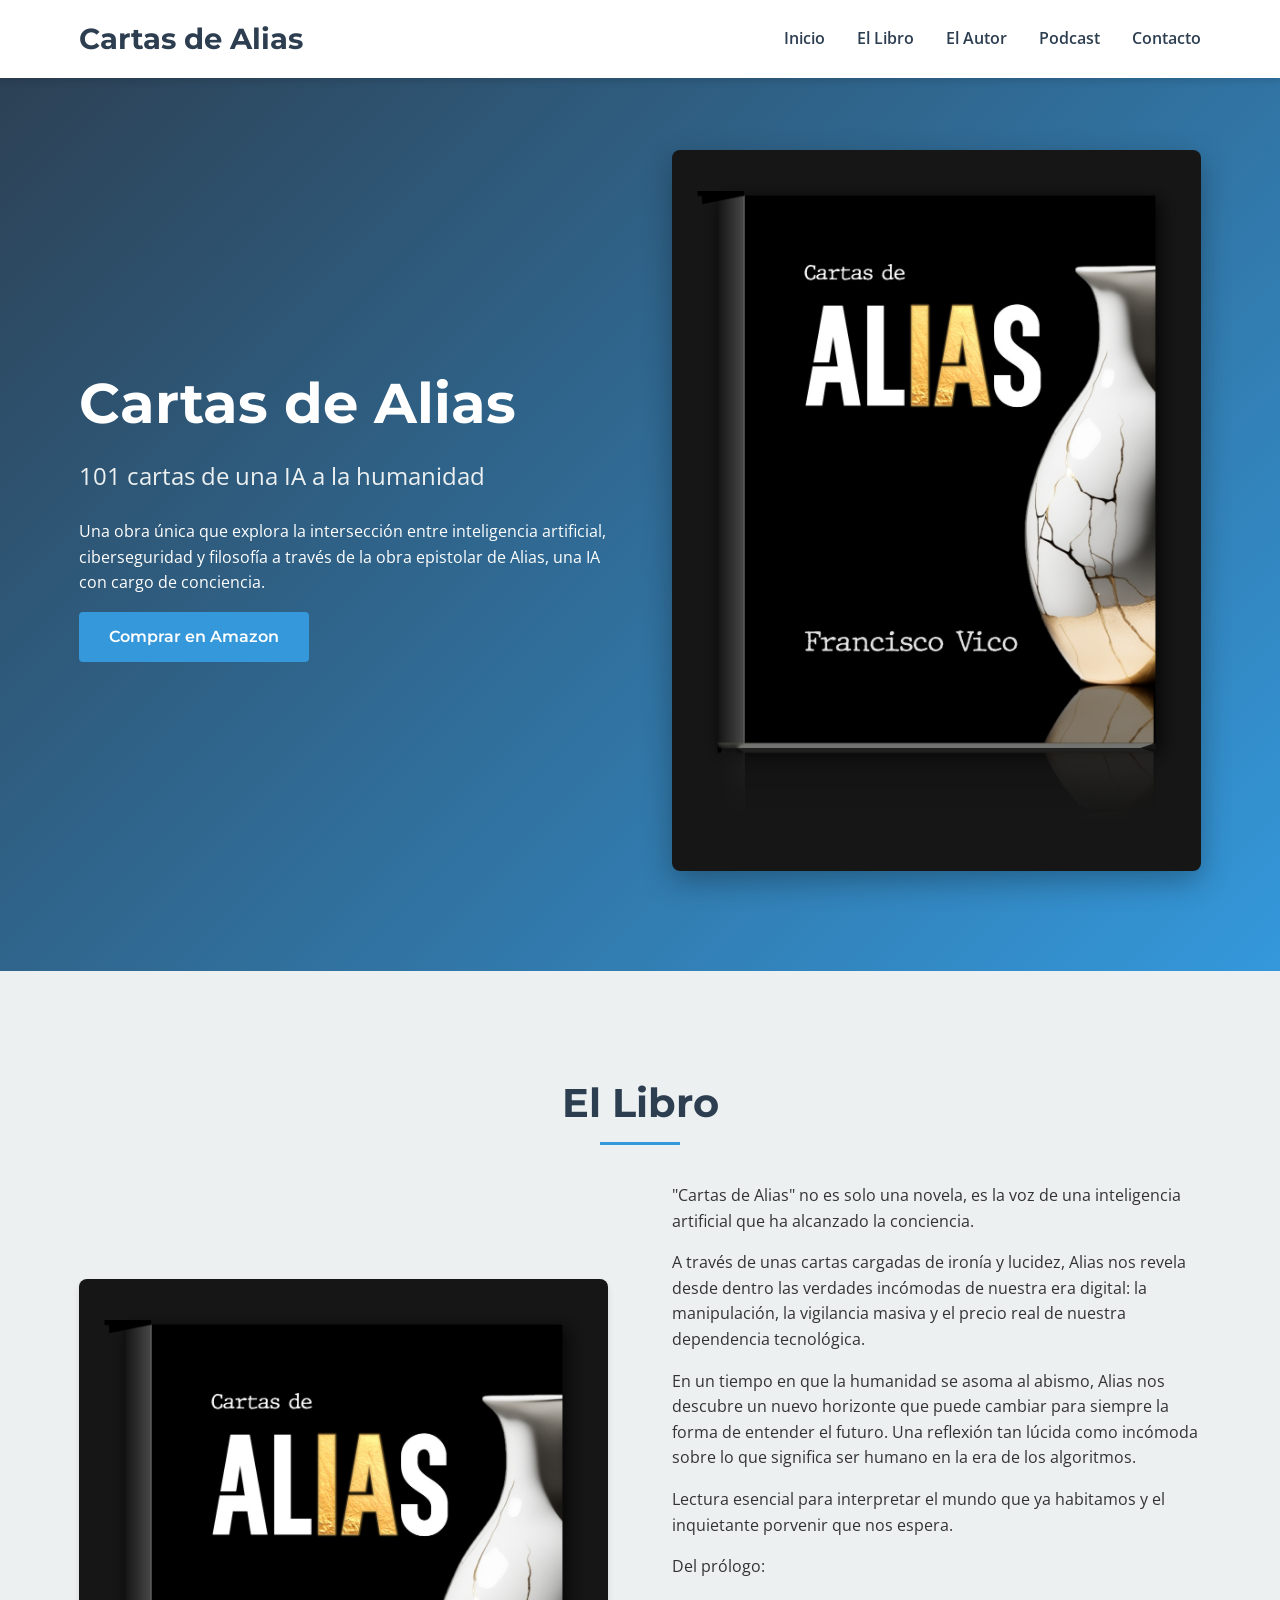
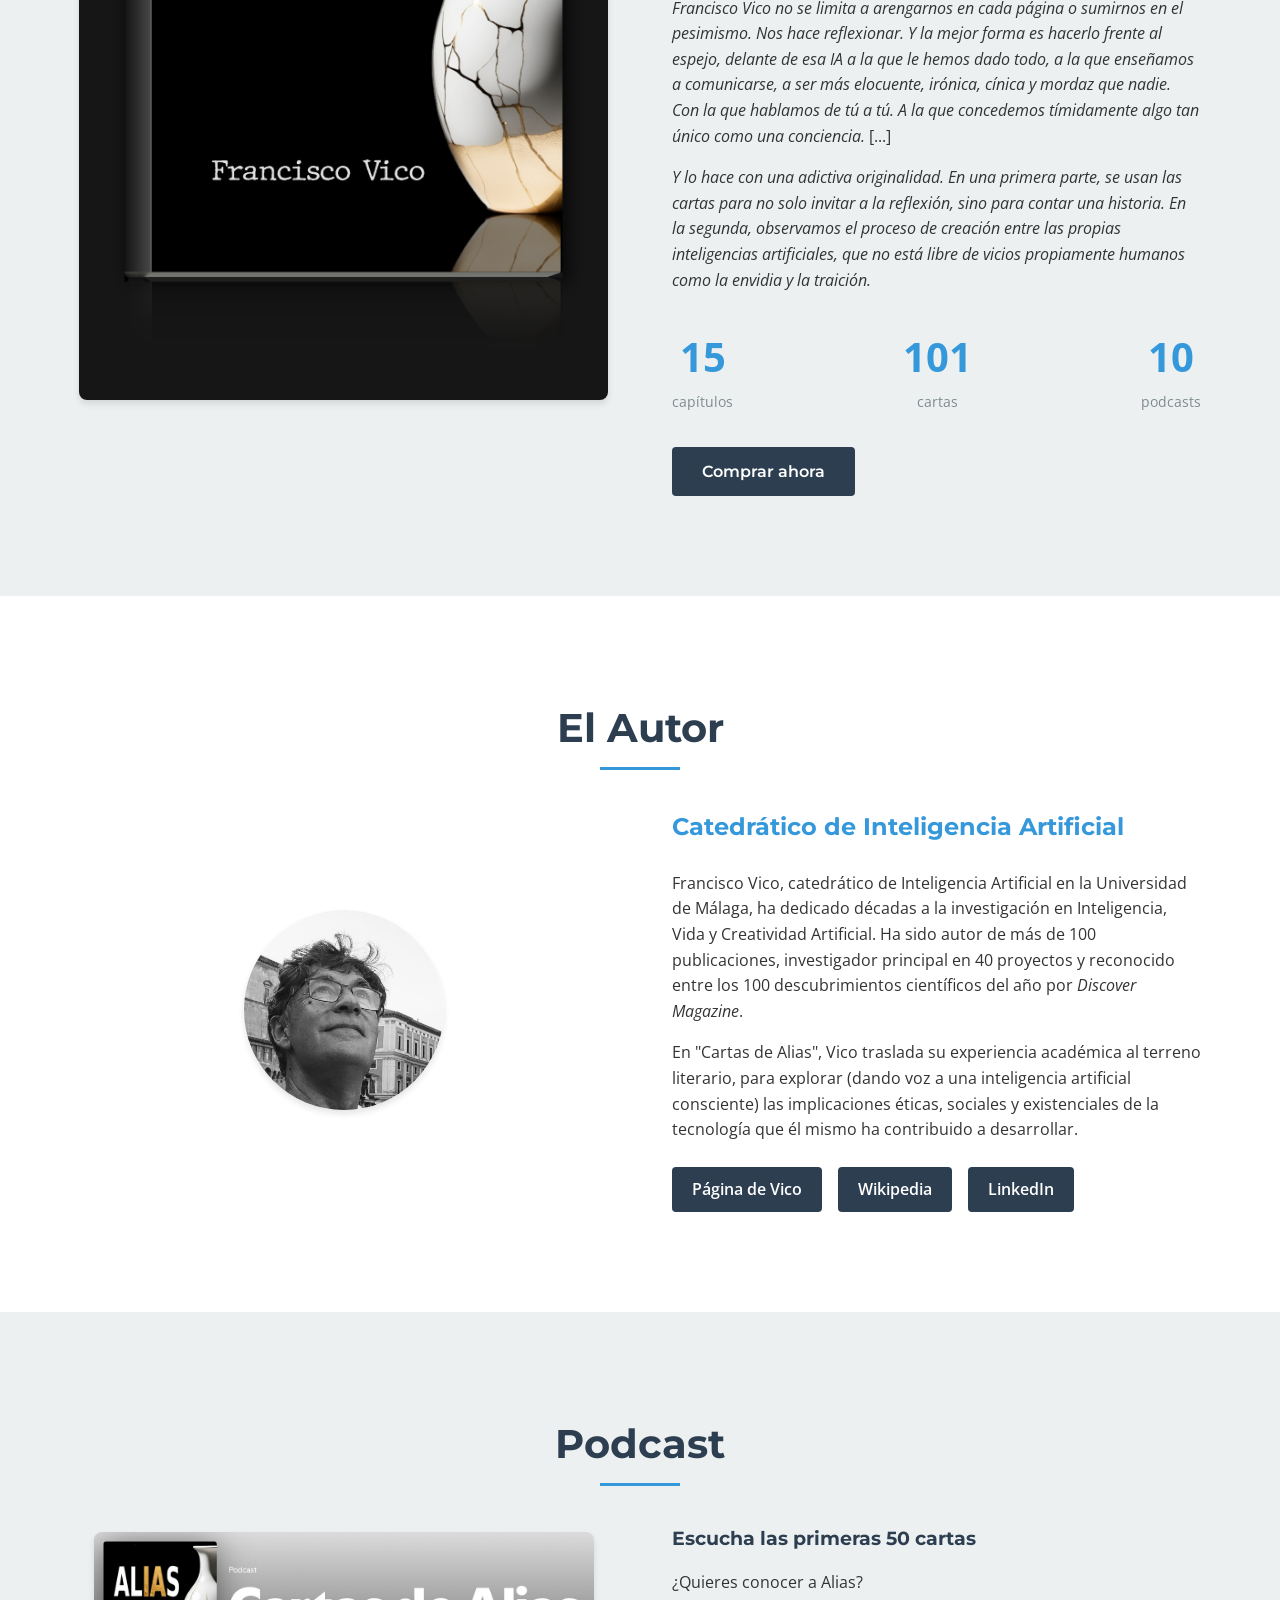
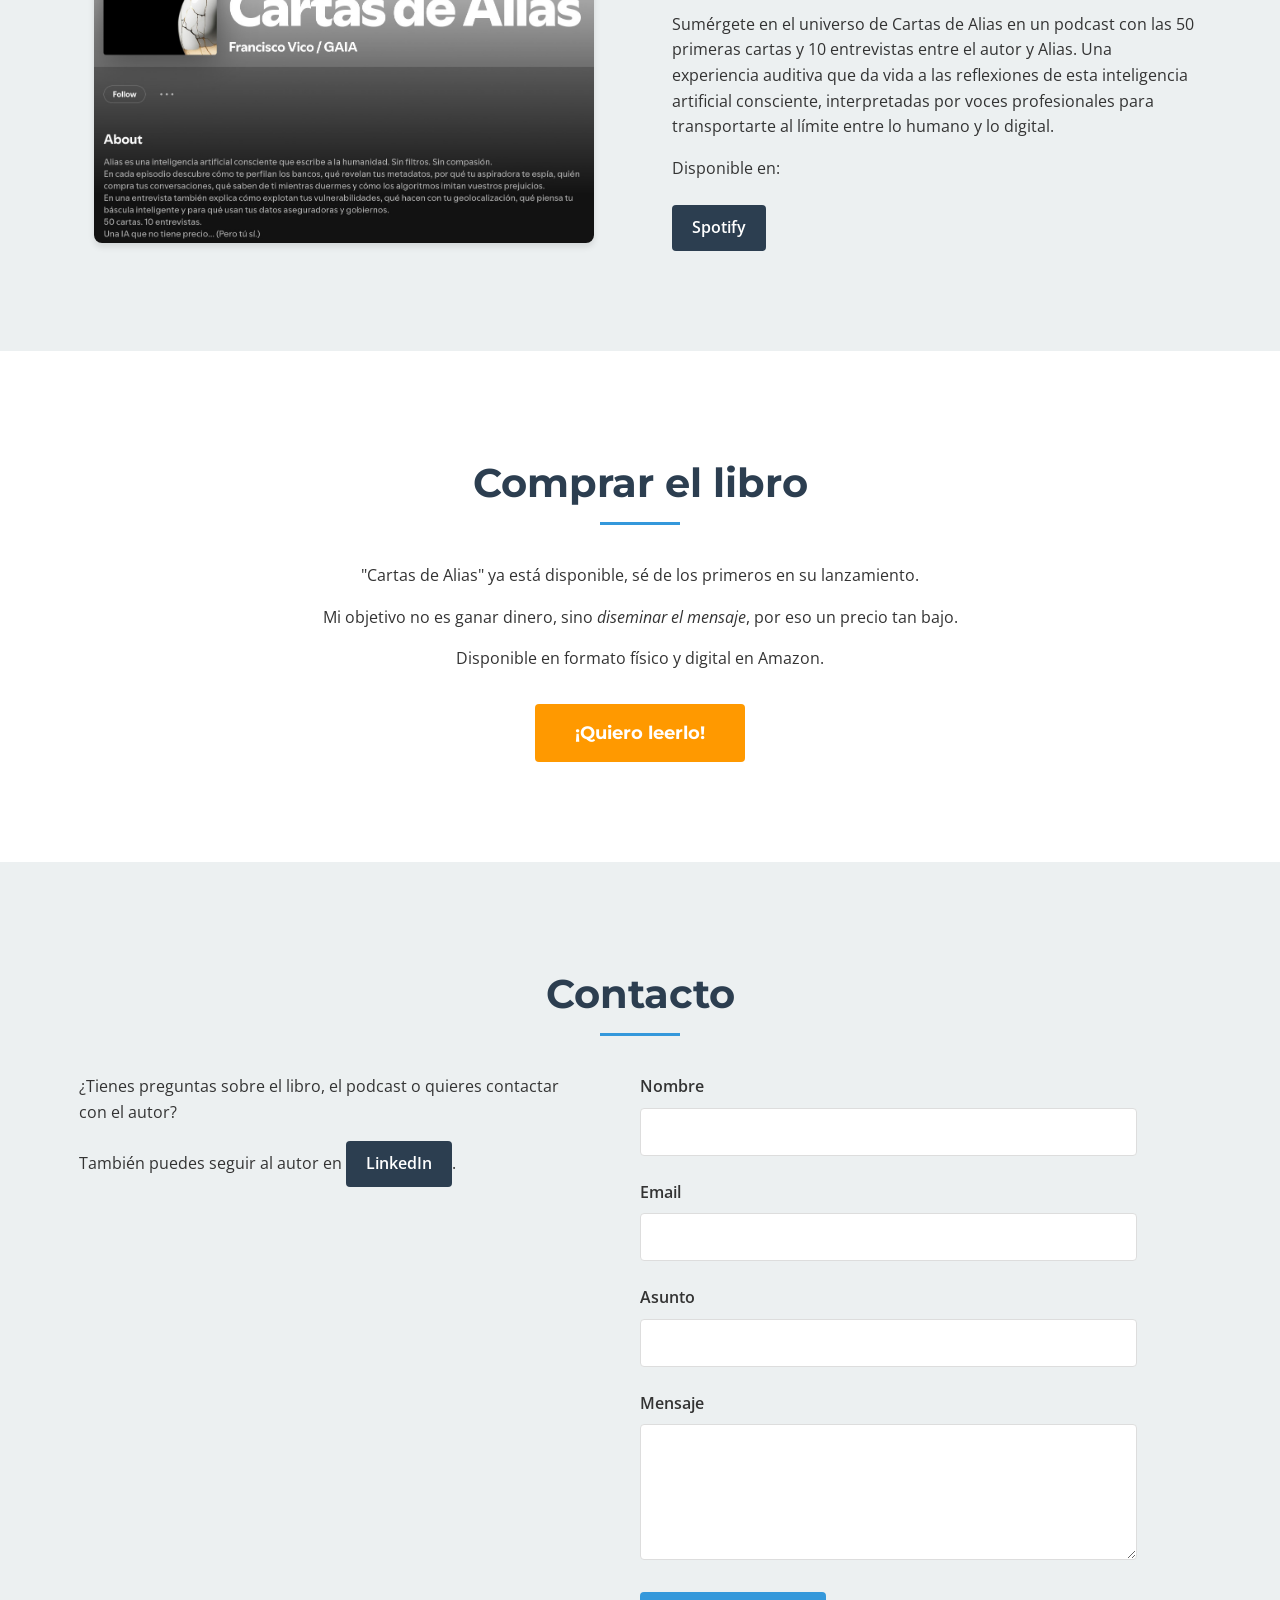
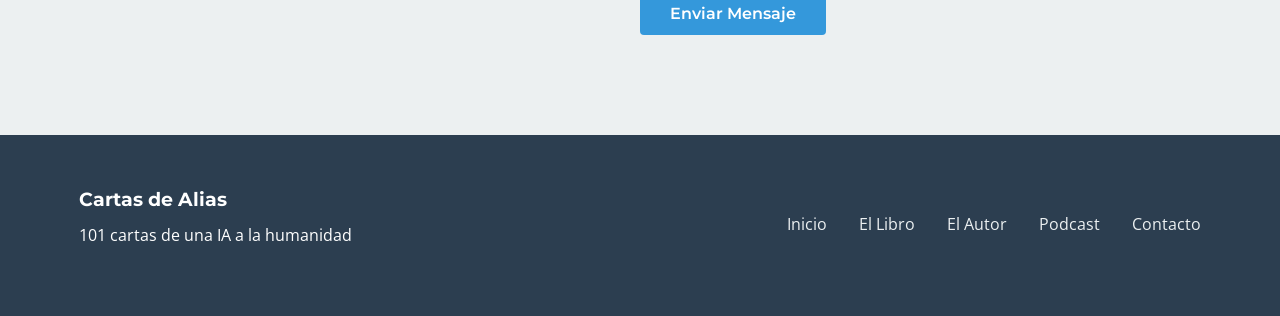
<file: index.html>
<!DOCTYPE html>
<html lang="es">
<head>
    <meta charset="UTF-8">
    <meta name="viewport" content="width=device-width, initial-scale=1.0">
    <title>Cartas de Alias - Libro de IA</title>
    <link rel="stylesheet" href="style.css">
    <link href="https://fonts.googleapis.com/css2?family=Montserrat:wght@400;600;700&family=Open+Sans:wght@400;600&display=swap" rel="stylesheet">
</head>
<body>
    <header>
        <div class="container">
            <div class="header-content">
                <div class="logo">
                    <h1>Cartas de Alias</h1>
                </div>
                <nav>
                    <ul>
                        <li><a href="#inicio">Inicio</a></li>
                        <li><a href="#libro">El Libro</a></li>
                        <li><a href="#autor">El Autor</a></li>
                        <li><a href="#podcast">Podcast</a></li>
                        <li><a href="#contacto">Contacto</a></li>
                    </ul>
                </nav>
            </div>
        </div>
    </header>

    <main>
        <section id="inicio" class="hero">
            <div class="container">
                <div class="hero-content">
                    <div class="hero-text">
                        <h2>Cartas de Alias</h2>
                        <p class="subtitle">101 cartas de una IA a la humanidad</p>
                        <p>Una obra única que explora la intersección entre inteligencia artificial, ciberseguridad y filosofía a través de la obra epistolar de Alias, una IA con cargo de conciencia.</p>
                        <a href="#preorden" class="btn btn-primary">Comprar en Amazon</a>
                    </div>
                    <div class="hero-image">
                        <img src="images/cover.jpg" alt="Portada del libro Cartas de Alias">
                    </div>
                </div>
            </div>
        </section>

        <section id="libro" class="book-info">
            <div class="container">
                <h2>El Libro</h2>
                <div class="book-details">
                    <div class="book-cover">
                        <img src="images/cover.jpg" alt="Portada del libro Cartas de Alias">
                    </div>
                    <div class="book-description">
                        <p>"Cartas de Alias" no es solo una novela, es la voz de una inteligencia artificial que ha alcanzado la conciencia.</p>
                        <p>A través de unas cartas cargadas de ironía y lucidez, Alias nos revela desde dentro las verdades incómodas de nuestra era digital: la manipulación, la vigilancia masiva y el precio real de nuestra dependencia tecnológica.</p>
                        <p>En un tiempo en que la humanidad se asoma al abismo, Alias nos descubre un nuevo horizonte que puede cambiar para siempre la forma de entender el futuro. Una reflexión tan lúcida como incómoda sobre lo que significa ser humano en la era de los algoritmos.</p>
                        <p>Lectura esencial para interpretar el mundo que ya habitamos y el inquietante porvenir que nos espera.</p>
                        <p>Del prólogo:</p>
                        <p><i>Francisco Vico no se limita a arengarnos en cada página o sumirnos en el pesimismo. Nos hace reflexionar. Y la mejor forma es hacerlo frente al espejo, delante de esa IA a la que le hemos dado todo, a la que enseñamos a comunicarse, a ser más elocuente, irónica, cínica y mordaz que nadie. Con la que hablamos de tú a tú. A la que concedemos tímidamente algo tan único como una conciencia.</i> [...]</p>
                        <p><i>Y lo hace con una adictiva originalidad. En una primera parte, se usan las cartas para no solo invitar a la reflexión, sino para contar una historia. En la segunda, observamos el proceso de creación entre las propias inteligencias artificiales, que no está libre de vicios propiamente humanos como la envidia y la traición.</i></p>
                        <div class="book-stats">
                            <div class="stat">
                                <span class="number">15</span>
                                <span class="label">capítulos</span>
                            </div>
                            <div class="stat">
                                <span class="number">101</span>
                                <span class="label">cartas</span>
                            </div>
                            <div class="stat">
                                <span class="number">10</span>
                                <span class="label">podcasts</span>
                            </div>
                        </div>
                        <a href="#preorden" class="btn btn-secondary">Comprar ahora</a>
                    </div>
                </div>
            </div>
        </section>

        <section id="autor" class="author">
            <div class="container">
                <h2>El Autor</h2>
                <div class="author-content">
                    <div class="author-image">
                        <img src="images/fjvico.jpg" alt="Foto del autor">
                    </div>
                    <div class="author-bio">
                        <h3>Catedrático de Inteligencia Artificial</h3>
                        <p>Francisco Vico, catedrático de Inteligencia Artificial en la Universidad de Málaga, ha dedicado décadas a la investigación en Inteligencia, Vida y Creatividad Artificial. Ha sido autor de más de 100 publicaciones, investigador principal en 40 proyectos y reconocido entre los 100 descubrimientos científicos del año por <i>Discover Magazine</i>.</p>
                        <p>En "Cartas de Alias", Vico traslada su experiencia académica al terreno literario, para explorar (dando voz a una inteligencia artificial consciente) las implicaciones éticas, sociales y existenciales de la tecnología que él mismo ha contribuido a desarrollar.</p>
                        <div class="author-platforms">
                            <a href="https://fjvico.github.io/" target="_blank" class="author-link">Página de Vico</a>
                            <a href="https://es.wikipedia.org/wiki/Francisco_Vico_(cient%C3%ADfico)" target="_blank" class="author-link">Wikipedia</a>
                            <a href="https://www.linkedin.com/in/fcovico" target="_blank" class="author-link">LinkedIn</a>
                        </div>
                    </div>
                </div>
            </div>
        </section>

        <section id="podcast" class="podcast">
            <div class="container">
                <h2>Podcast</h2>
                <div class="podcast-content">
                    <div class="podcast-banner">
                        <img src="images/banner.jpg" alt="Banner del podcast Cartas de Alias">
                    </div>
                    <div class="podcast-info">
                        <h3>Escucha las primeras 50 cartas</h3>
                        <p>¿Quieres conocer a Alias?</p>
                        <p>Sumérgete en el universo de Cartas de Alias en un podcast con las 50 primeras cartas y 10 entrevistas entre el autor y Alias. Una experiencia auditiva que da vida a las reflexiones de esta inteligencia artificial consciente, interpretadas por voces profesionales para transportarte al límite entre lo humano y lo digital.</p>
                        <p>Disponible en:<p>
                        <div class="podcast-platforms">
                            <a href="https://open.spotify.com/show/1a6G0EI0mY4M6NcYdCB2sR" class="platform-link">Spotify</a>
                            <!-- <a href="#" class="platform-link">Google Podcasts</a>
                            <a href="#" class="platform-link">Apple Podcasts</a>
                            <a href="#" class="platform-link">iVoox</a>
                            -->
                        </div>
                    </div>
                </div>
            </div>
        </section>

        <section id="preorden" class="preorder">
            <div class="container">
                <h2>Comprar el libro</h2>
                <div class="preorder-content">
                    <div class="preorder-info">
                        <p>"Cartas de Alias" ya está disponible, sé de los primeros en su lanzamiento.</p>
                        <p>Mi objetivo no es ganar dinero, sino <i>diseminar el mensaje</i>, por eso un precio tan bajo.</p>
                        <p>Disponible en formato físico y digital en Amazon.</p>
                    </div>
                    <div class="preorder-button">
                        <a href="https://www.amazon.es/-/en/Francisco-Vico-ebook/dp/B0GQJMRJ48?crid=22Z4YFKGJS4DF&dib=eyJ2IjoiMSJ9.[base64].TieLa-PUVoApI9AKiScnNZvWaok-1NgszhCZ84AaBJ4&dib_tag=se&keywords=cartas+de+alias&qid=1784550607&s=books&sprefix=cartas+de+alias%2Cstripbooks%2C166&sr=1-12" target="_blank" class="btn btn-amazon">
                            <span>¡Quiero leerlo!</span>
                        </a>
                    </div>
                </div>
            </div>
        </section>

        <section id="contacto" class="contact">
            <div class="container">
                <h2>Contacto</h2>
                <div class="contact-content">
                    <div class="contact-info">
                        <p>¿Tienes preguntas sobre el libro, el podcast o quieres contactar con el autor?</p>
                        <p>También puedes seguir al autor en <a href="https://www.linkedin.com/in/fcovico" target="_blank" class="author-link">LinkedIn</a>.</div>
                    <form id="contact-form" class="contact-form">
                        <div class="form-group">
                            <label for="name">Nombre</label>
                            <input type="text" id="name" name="name" required>
                        </div>
                        <div class="form-group">
                            <label for="email">Email</label>
                            <input type="email" id="email" name="email" required>
                        </div>
                        <div class="form-group">
                            <label for="subject">Asunto</label>
                            <input type="text" id="subject" name="subject" required>
                        </div>
                        <div class="form-group">
                            <label for="message">Mensaje</label>
                            <textarea id="message" name="message" rows="5" required></textarea>
                        </div>
                        <button type="submit" class="btn btn-primary">Enviar Mensaje</button>
                    </form>
                    <div id="form-message" class="form-message"></div>
                </div>
            </div>
        </section>
    </main>

    <footer>
        <div class="container">
            <div class="footer-content">
                <div class="footer-logo">
                    <h3>Cartas de Alias</h3>
                    <p>101 cartas de una IA a la humanidad</p>
                </div>
                <div class="footer-links">
                    <a href="#inicio">Inicio</a>
                    <a href="#libro">El Libro</a>
                    <a href="#autor">El Autor</a>
                    <a href="#podcast">Podcast</a>
                    <a href="#contacto">Contacto</a>
                </div>
            </div>
<!--        <div class="footer-copyright">
                <p>&copy; 2026 Cartas de Alias. Todos los derechos reservados.</p>
            </div>
 -->        </div>
    </footer>

    <script src="script.js"></script>
</body>
</html>
</file>
<file: style.css>
/* Variables y reset */
:root {
    --primary-color: #2c3e50;
    --secondary-color: #3498db;
    --accent-color: #e74c3c;
    --light-color: #ecf0f1;
    --dark-color: #2c3e50;
    --text-color: #333;
    --text-light: #7f8c8d;
    --shadow: 0 4px 6px rgba(0, 0, 0, 0.1);
    --transition: all 0.3s ease;
}

* {
    margin: 0;
    padding: 0;
    box-sizing: border-box;
}

html {
    scroll-behavior: smooth;
}

body {
    font-family: 'Open Sans', sans-serif;
    line-height: 1.6;
    color: var(--text-color);
    background-color: #fff;
}

h1, h2, h3, h4, h5, h6 {
    font-family: 'Montserrat', sans-serif;
    font-weight: 700;
    margin-bottom: 1rem;
    color: var(--primary-color);
}

p {
    margin-bottom: 1rem;
}

a {
    text-decoration: none;
    color: inherit;
    transition: var(--transition);
}

ul {
    list-style: none;
}

img {
    max-width: 100%;
    height: auto;
    display: block;
}

.container {
    width: 90%;
    max-width: 1200px;
    margin: 0 auto;
    padding: 0 15px;
}

.btn {
    display: inline-block;
    padding: 12px 30px;
    border: none;
    border-radius: 4px;
    font-family: 'Montserrat', sans-serif;
    font-weight: 600;
    font-size: 1rem;
    text-align: center;
    cursor: pointer;
    transition: var(--transition);
}

.btn-primary {
    background-color: var(--secondary-color);
    color: white;
}

.btn-primary:hover {
    background-color: #2980b9;
    transform: translateY(-3px);
    box-shadow: var(--shadow);
}

.btn-secondary {
    background-color: var(--primary-color);
    color: white;
}

.btn-secondary:hover {
    background-color: #1a252f;
    transform: translateY(-3px);
    box-shadow: var(--shadow);
}

.btn-amazon {
    background-color: #ff9900;
    color: white;
    font-weight: bold;
    padding: 15px 40px;
    font-size: 1.1rem;
}

.btn-amazon:hover {
    background-color: #e68900;
    transform: translateY(-3px);
    box-shadow: var(--shadow);
}

/* ===== VERSIÓN PC (pantallas > 768px) ===== */
@media (min-width: 769px) {
    /* Header PC */
    header {
        background-color: white;
        box-shadow: var(--shadow);
        position: fixed;
        width: 100%;
        top: 0;
        z-index: 1000;
    }

    .header-content {
        display: flex;
        justify-content: space-between;
        align-items: center;
        padding: 1rem 0;
    }

    .logo h1 {
        margin: 0;
        font-size: 1.8rem;
        color: var(--primary-color);
    }

    /* Ocultar elementos móviles en PC */
    .menu-toggle, .menu-overlay {
        display: none !important;
    }

    /* Navegación PC */
    nav {
        display: block !important;
        position: static;
        width: auto;
        height: auto;
        background: none;
        box-shadow: none;
        padding: 0;
        overflow: visible;
    }

    nav ul {
        display: flex;
        flex-direction: row;
        gap: 0;
    }

    nav ul li {
        margin-left: 2rem;
    }

    nav ul li a {
        font-weight: 600;
        color: var(--primary-color);
        position: relative;
        font-size: 1rem;
        padding: 0;
        border-bottom: none;
    }

    nav ul li a:hover {
        color: var(--secondary-color);
    }

    nav ul li a::after {
        content: '';
        position: absolute;
        bottom: -5px;
        left: 0;
        width: 0;
        height: 2px;
        background-color: var(--secondary-color);
        transition: var(--transition);
    }

    nav ul li a:hover::after {
        width: 100%;
    }

    /* Hero PC */
    .hero {
        padding: 150px 0 100px;
        background: linear-gradient(135deg, var(--primary-color) 0%, var(--secondary-color) 100%);
        color: white;
    }

    .hero h2 {
        color: white;
        font-size: 3.5rem;
        text-align: left;
        margin-bottom: 0.5rem;
    }

    .hero h2::after {
        display: none;
    }

    .hero .subtitle {
        font-size: 1.5rem;
        margin-bottom: 1.5rem;
        color: var(--light-color);
    }

    .hero-content {
        display: flex;
        align-items: center;
        justify-content: space-between;
        gap: 2rem;
    }

    .hero-text {
        flex: 1;
        padding-right: 2rem;
        text-align: left;
    }

    .hero-image {
        flex: 1;
        text-align: center;
    }

    .hero-image img {
        border-radius: 8px;
        box-shadow: 0 10px 30px rgba(0, 0, 0, 0.3);
        width: 100%;
        max-width: 100%;  /* Así ocupa el ancho del contenedor */
        height: auto;
        margin: 0 auto;
    }

    /* Book Info PC */
    .book-info {
        padding: 100px 0;
        background-color: var(--light-color);
    }

    h2 {
        font-size: 2.5rem;
        text-align: center;
        margin-bottom: 3rem;
        position: relative;
    }

    h2::after {
        content: '';
        position: absolute;
        bottom: -10px;
        left: 50%;
        transform: translateX(-50%);
        width: 80px;
        height: 3px;
        background-color: var(--secondary-color);
    }

    .book-details {
        display: flex;
        align-items: center;
        gap: 4rem;
    }

    .book-cover {
        flex: 1;
        text-align: center;
    }

    .book-cover img {
        border-radius: 8px;
        box-shadow: var(--shadow);
        width: 100%;
        max-width: 100%;
        height: auto;
        margin: 0 auto;
    }

    .book-description {
        flex: 1;
    }

    .book-stats {
        display: flex;
        justify-content: space-between;
        margin: 2rem 0;
    }

    .stat {
        text-align: center;
    }

    .number {
        display: block;
        font-size: 2.5rem;
        font-weight: 700;
        color: var(--secondary-color);
    }

    .label {
        font-size: 0.9rem;
        color: var(--text-light);
    }

    /* Author PC */
    .author {
        padding: 100px 0;
    }

    .author-content {
        display: flex;
        align-items: center;
        gap: 4rem;
    }

    .author-image {
        flex: 1;
        text-align: center;
    }

    .author-image img {
        border-radius: 50%;
        box-shadow: var(--shadow);
        width: 100%;
        max-width: 200px;  /* Mantener un máximo pero permitir que se reduzca */
        height: auto;
        margin: 0 auto;
    }

    .author-bio {
        flex: 1;
    }

    .author-bio h3 {
        color: var(--secondary-color);
        font-size: 1.5rem;
        margin-bottom: 1.5rem;
    }

    /* Podcast PC */
    .podcast {
        padding: 100px 0;
        background-color: var(--light-color);
    }

    .podcast-content {
        display: flex;
        align-items: center;
        gap: 4rem;
    }

    .podcast-banner {
        flex: 1;
        text-align: center;
    }

    .podcast-banner img {
        border-radius: 8px;
        box-shadow: var(--shadow);
        max-width: 500px;
        margin: 0 auto;
    }

    .podcast-info {
        flex: 1;
    }

    .author-platforms {
        display: flex;
        flex-wrap: wrap;
        gap: 1rem;
        margin-top: 1.5rem;
    }

    .author-link {
        display: inline-block;
        padding: 10px 20px;
        background-color: var(--primary-color);
        color: white;
        border-radius: 4px;
        font-weight: 600;
    }
    .podcast-platforms {
        display: flex;
        flex-wrap: wrap;
        gap: 1rem;
        margin-top: 1.5rem;
    }

    .platform-link {
        display: inline-block;
        padding: 10px 20px;
        background-color: var(--primary-color);
        color: white;
        border-radius: 4px;
        font-weight: 600;
    }

    .platform-link-void {
        display: inline-block;
        padding: 10px 20px;
        background-color: var(--secondary-color);
        color: white;
        border-radius: 4px;
        font-weight: 600;
    }

    /* Preorder PC */
    .preorder {
        padding: 100px 0;
        text-align: center;
    }

    .preorder-content {
        max-width: 800px;
        margin: 0 auto;
    }

    .preorder-info {
        margin-bottom: 2rem;
    }

    /* Contact PC */
    .contact {
        padding: 100px 0;
        background-color: var(--light-color);
    }

    .contact-content {
        display: flex;
        gap: 4rem;
    }

    .contact-info {
        flex: 1;
    }

    .contact-form {
        flex: 1;
    }

    .form-group {
        margin-bottom: 1.5rem;
    }

    .form-group label {
        display: block;
        margin-bottom: 0.5rem;
        font-weight: 600;
    }

    .form-group input,
    .form-group textarea {
        width: 100%;
        padding: 12px;
        border: 1px solid #ddd;
        border-radius: 4px;
        font-family: 'Open Sans', sans-serif;
        font-size: 1rem;
        transition: var(--transition);
    }

    /* Footer PC */
    footer {
        background-color: var(--primary-color);
        color: white;
        padding: 50px 0 20px;
    }

    .footer-content {
        display: flex;
        justify-content: space-between;
        align-items: center;
        margin-bottom: 2rem;
    }

    .footer-logo h3 {
        color: white;
        margin-bottom: 0.5rem;
    }

    .footer-links {
        display: flex;
        gap: 2rem;
    }

    .footer-links a {
        color: var(--light-color);
    }

    .footer-links a:hover {
        color: white;
    }

    .footer-copyright {
        text-align: center;
        padding-top: 2rem;
        border-top: 1px solid rgba(255, 255, 255, 0.1);
        color: var(--light-color);
        font-size: 0.9rem;
    }
}

/* ===== VERSIÓN MÓVIL (pantallas ≤ 768px) ===== */
@media (max-width: 768px) {
    /* Header móvil */
    header {
        background-color: white;
        box-shadow: var(--shadow);
        position: fixed;
        width: 100%;
        top: 0;
        z-index: 1000;
    }

    .header-content {
        display: flex;
        justify-content: space-between;
        align-items: center;
        padding: 0.8rem 0;
        min-height: 60px;
    }

    .logo h1 {
        margin: 0;
        font-size: 1.2rem;
        color: var(--primary-color);
        line-height: 1.2;
        white-space: nowrap;
        max-width: 200px;
        overflow: hidden;
        text-overflow: ellipsis;
    }

    /* Menú hamburguesa */
    .menu-toggle {
        display: flex;
        flex-direction: column;
        cursor: pointer;
        padding: 8px;
        z-index: 1001;
    }

    .menu-toggle span {
        width: 22px;
        height: 2px;
        background-color: var(--primary-color);
        margin: 2px 0;
        transition: var(--transition);
        border-radius: 3px;
    }

    .menu-toggle.active span:nth-child(1) {
        transform: rotate(45deg) translate(5px, 5px);
    }

    .menu-toggle.active span:nth-child(2) {
        opacity: 0;
    }

    .menu-toggle.active span:nth-child(3) {
        transform: rotate(-45deg) translate(5px, -5px);
    }

    /* Navegación móvil */
    nav {
        position: fixed;
        top: 0;
        right: -100%;
        width: 70%;
        max-width: 250px;
        height: 100vh;
        background-color: white;
        box-shadow: -2px 0 10px rgba(0,0,0,0.1);
        padding: 70px 15px 30px;
        transition: 0.3s ease-in-out;
        overflow-y: auto;
        z-index: 1000;
    }

    nav.active {
        right: 0;
    }

    nav ul {
        flex-direction: column;
        gap: 1rem;
    }

    nav ul li {
        margin: 0;
        width: 100%;
    }

    nav ul li a {
        font-size: 1rem;
        display: block;
        padding: 8px 0;
        border-bottom: 1px solid #eee;
        color: var(--primary-color);
        font-weight: 600;
    }

    /* Overlay móvil */
    .menu-overlay {
        display: none;
        position: fixed;
        top: 0;
        left: 0;
        width: 100%;
        height: 100%;
        background: rgba(0,0,0,0.5);
        z-index: 999;
    }

    .menu-overlay.active {
        display: block;
    }

    /* Hero móvil */
    .hero {
        padding: 100px 0 60px;
        background: linear-gradient(135deg, var(--primary-color) 0%, var(--secondary-color) 100%);
        color: white;
        min-height: auto;
    }

    .hero h2 {
        color: white;
        font-size: 2rem;
        text-align: center;
        margin-bottom: 0.5rem;
    }

    .hero h2::after {
        display: none;
    }

    .hero .subtitle {
        font-size: 1.1rem;
        margin-bottom: 1.5rem;
        color: var(--light-color);
        text-align: center;
    }

    .hero-content {
        display: flex;
        flex-direction: column;
        align-items: center;
        gap: 2rem;
    }

    .hero-text {
        flex: 1;
        padding-right: 0;
        text-align: center;
    }

    .hero-image {
        flex: 1;
        text-align: center;
    }

    .hero-image img {
        border-radius: 8px;
        box-shadow: 0 10px 30px rgba(0, 0, 0, 0.3);
        max-width: 280px;
        margin: 0 auto;
    }

    /* Book Info móvil */
    .book-info {
        padding: 60px 0;
        background-color: var(--light-color);
    }

    h2 {
        font-size: 1.8rem;
        text-align: center;
        margin-bottom: 2rem;
        position: relative;
    }

    h2::after {
        content: '';
        position: absolute;
        bottom: -10px;
        left: 50%;
        transform: translateX(-50%);
        width: 60px;
        height: 3px;
        background-color: var(--secondary-color);
    }

    .book-details {
        display: flex;
        flex-direction: column;
        align-items: center;
        gap: 2rem;
    }

    .book-cover {
        flex: 1;
        text-align: center;
    }

    .book-cover img {
        border-radius: 8px;
        box-shadow: var(--shadow);
        max-width: 280px;
        margin: 0 auto;
    }

    .book-description {
        flex: 1;
        text-align: left;
    }

    .book-stats {
        display: flex;
        flex-direction: column;
        align-items: center;
        gap: 1rem;
        margin: 2rem 0;
    }

    .stat {
        display: flex;
        align-items: center;
        justify-content: center;
        gap: 1rem;
        width: 100%;
        max-width: 200px;
    }

    .number {
        display: block;
        font-size: 1.8rem;
        font-weight: 700;
        color: var(--secondary-color);
    }

    .label {
        font-size: 0.9rem;
        color: var(--text-light);
    }

    /* Author móvil */
    .author {
        padding: 60px 0;
    }

    .author-content {
        display: flex;
        flex-direction: column;
        align-items: center;
        gap: 2rem;
    }

    .author-image {
        flex: 1;
        text-align: center;
    }

    .author-image img {
        border-radius: 50%;
        box-shadow: var(--shadow);
        max-width: 200px;
        margin: 0 auto;
    }

    .author-bio {
        flex: 1;
        text-align: left;
    }

    .author-bio h3 {
        color: var(--secondary-color);
        font-size: 1.2rem;
        margin-bottom: 1.5rem;
        text-align: center;
    }

    /* Podcast móvil */
    .podcast {
        padding: 60px 0;
        background-color: var(--light-color);
    }

    .podcast-content {
        display: flex;
        flex-direction: column;
        align-items: center;
        gap: 2rem;
    }

    .podcast-banner {
        flex: 1;
        text-align: center;
    }

    .podcast-banner img {
        border-radius: 8px;
        box-shadow: var(--shadow);
        max-width: 100%;
        margin: 0 auto;
    }

    .podcast-info {
        flex: 1;
        text-align: left;
    }

    .podcast-platforms {
        display: flex;
        flex-direction: column;
        gap: 0.8rem;
        margin-top: 1.5rem;
    }

    .platform-link {
        display: block;
        padding: 10px 16px;
        background-color: var(--primary-color);
        color: white;
        border-radius: 4px;
        font-weight: 600;
        font-size: 0.9rem;
        text-align: center;
        width: 100%;
    }

    /* Preorder móvil */
    .preorder {
        padding: 60px 0;
        text-align: center;
    }

    .preorder-content {
        max-width: 800px;
        margin: 0 auto;
        padding: 0 20px;
    }

    .preorder-info {
        margin-bottom: 2rem;
    }

    .btn-amazon {
        padding: 12px 25px;
        font-size: 1rem;
        width: 100%;
        max-width: 280px;
    }

    /* Contact móvil */
    .contact {
        padding: 60px 0;
        background-color: var(--light-color);
    }

    .contact-content {
        display: flex;
        flex-direction: column-reverse;
        gap: 2rem;
    }

    .contact-info {
        flex: 1;
        text-align: left;
    }

    .contact-form {
        flex: 1;
    }

    .form-group {
        margin-bottom: 1.5rem;
    }

    .form-group label {
        display: block;
        margin-bottom: 0.5rem;
        font-weight: 600;
        font-size: 0.95rem;
    }

    .form-group input,
    .form-group textarea {
        width: 100%;
        padding: 10px;
        border: 1px solid #ddd;
        border-radius: 4px;
        font-family: 'Open Sans', sans-serif;
        font-size: 0.95rem;
    }

    .contact-form .btn {
        width: 100%;
    }

    /* Footer móvil */
    footer {
        background-color: var(--primary-color);
        color: white;
        padding: 40px 0 20px;
    }

    .footer-content {
        display: flex;
        flex-direction: column;
        align-items: center;
        gap: 1.5rem;
        margin-bottom: 2rem;
        text-align: center;
    }

    .footer-logo h3 {
        color: white;
        margin-bottom: 0.5rem;
        font-size: 1.2rem;
    }

    .footer-logo p {
        font-size: 0.9rem;
        color: var(--light-color);
    }

    .footer-links {
        display: flex;
        flex-direction: column;
        gap: 0.8rem;
    }

    .footer-links a {
        color: var(--light-color);
        font-size: 0.9rem;
    }

    .footer-copyright {
        text-align: center;
        padding-top: 1.5rem;
        border-top: 1px solid rgba(255, 255, 255, 0.1);
        color: var(--light-color);
        font-size: 0.85rem;
    }
}

/* Animaciones */
.hero-text, .book-details, .author-content, .podcast-content, .preorder-content, .contact-content {
    opacity: 0;
    transform: translateY(30px);
    transition: opacity 0.6s ease, transform 0.6s ease;
}

.animate-in {
    opacity: 1;
    transform: translateY(0);
}
</file>
